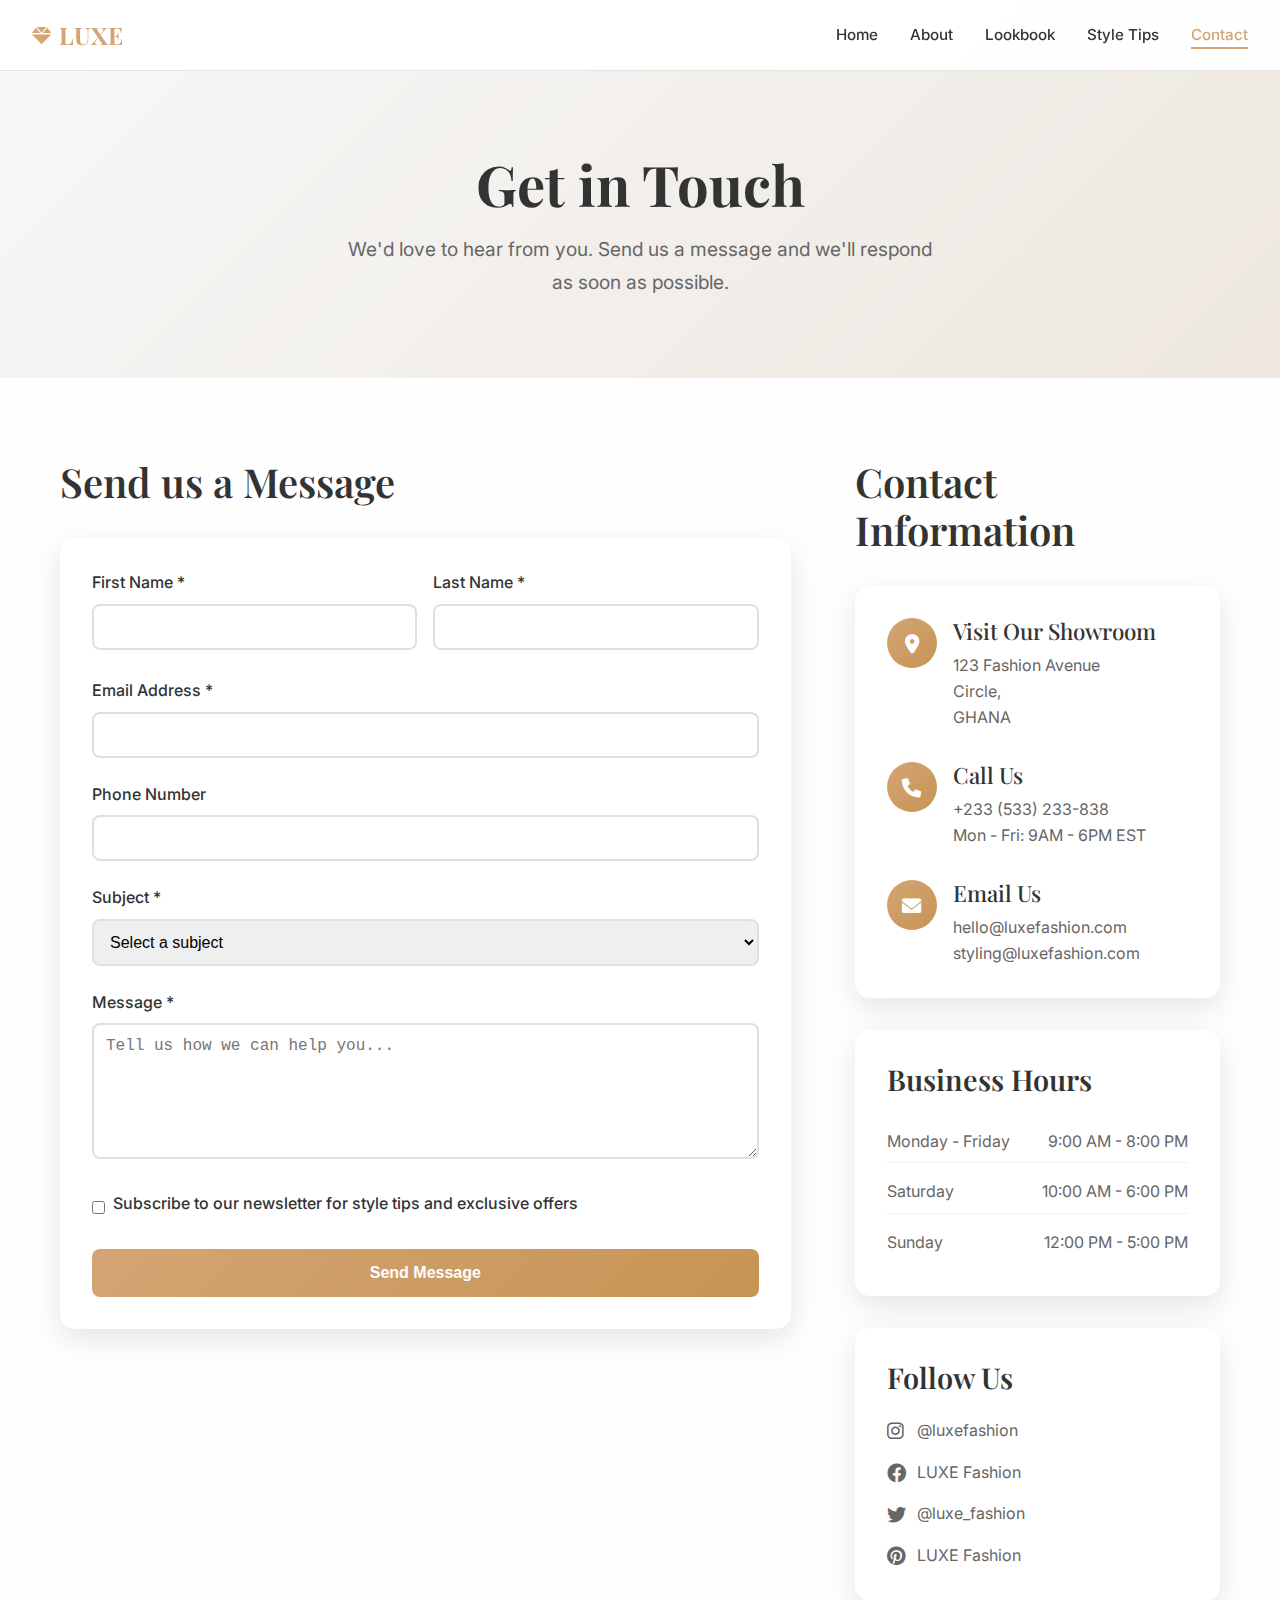
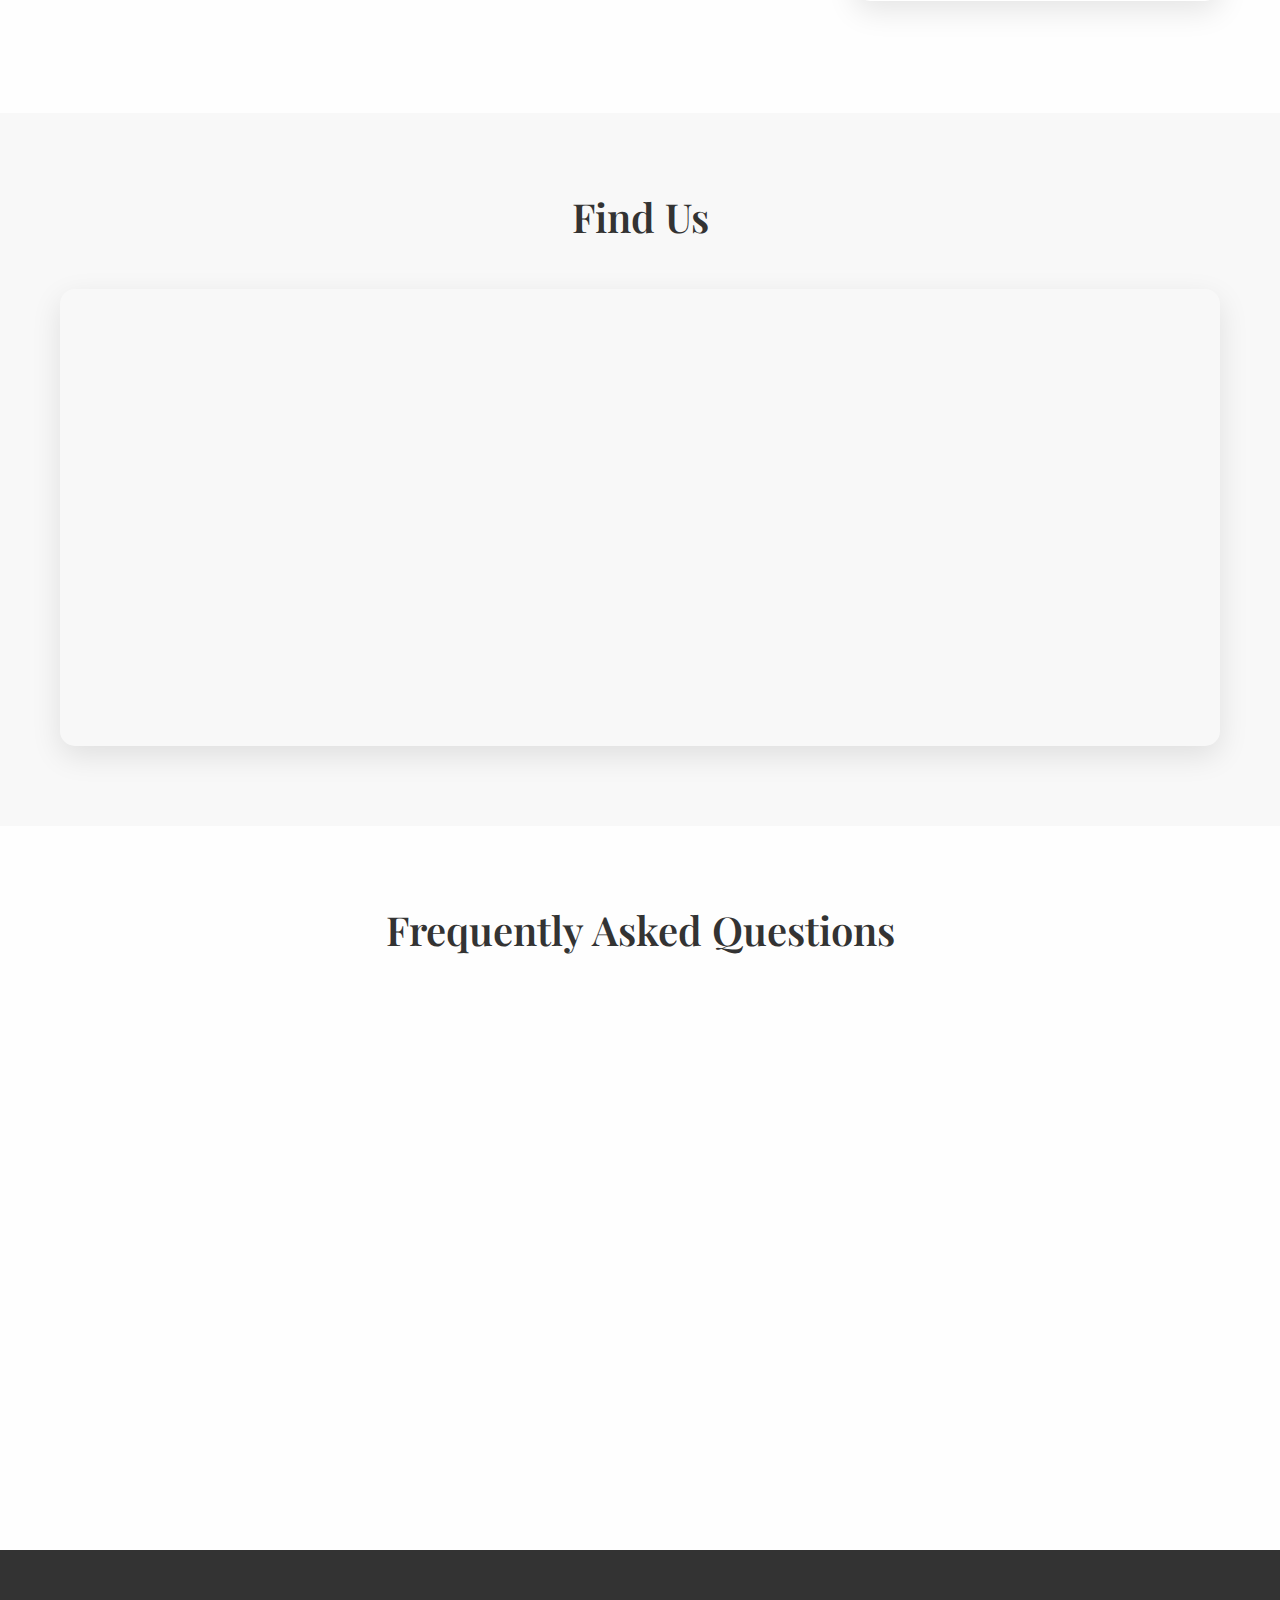
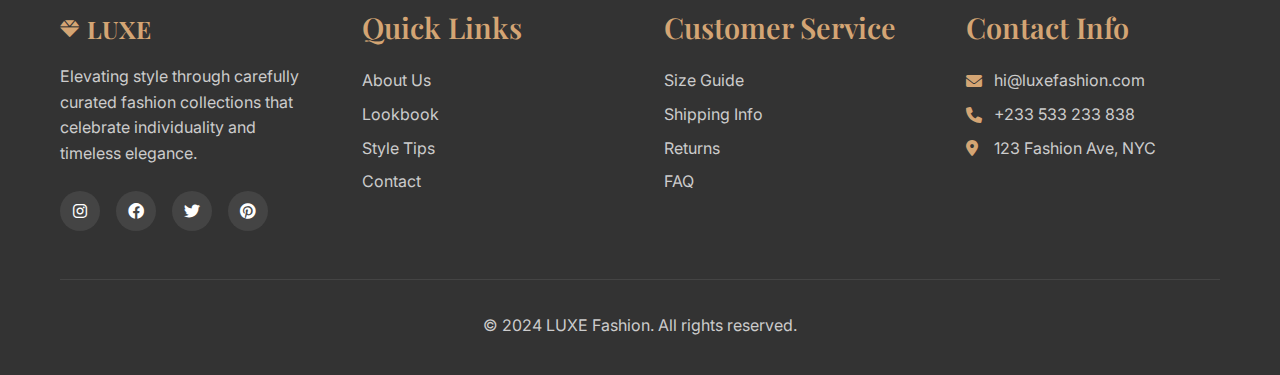
<file: contact.html>
<!DOCTYPE html>
<html lang="en">
<head>
    <meta charset="UTF-8">
    <meta name="viewport" content="width=device-width, initial-scale=1.0">
    <title>Contact - LUXE Fashion</title>
    <link rel="stylesheet" href="style.css">
    <link href="https://fonts.googleapis.com/css2?family=Playfair+Display:wght@400;600;700&family=Inter:wght@300;400;500;600&display=swap" rel="stylesheet">
    <link rel="stylesheet" href="https://cdnjs.cloudflare.com/ajax/libs/font-awesome/6.0.0/css/all.min.css">
</head>
<body>
    <!-- Navigation -->
    <nav class="navbar">
        <div class="nav-container">
            <div class="nav-logo">
                <i class="fas fa-gem"></i>
                <span>LUXE</span>
            </div>
            <ul class="nav-menu">
                <li><a href="index.html" class="nav-link">Home</a></li>
                <li><a href="about.html" class="nav-link">About</a></li>
                <li><a href="lookbook.html" class="nav-link">Lookbook</a></li>
                <li><a href="style-tips.html" class="nav-link">Style Tips</a></li>
                <li><a href="contact.html" class="nav-link active">Contact</a></li>
            </ul>
            <div class="hamburger">
                <span></span>
                <span></span>
                <span></span>
            </div>
        </div>
    </nav>

    <!-- Page Header -->
    <section class="page-header">
        <div class="container">
            <h1>Get in Touch</h1>
            <p>We'd love to hear from you. Send us a message and we'll respond as soon as possible.</p>
        </div>
    </section>

    <!-- Contact Content -->
    <section class="contact-content">
        <div class="container">
            <div class="contact-wrapper">
                <!-- Contact Form -->
                <div class="contact-form-section">
                    <h2>Send us a Message</h2>
                    <form class="contact-form" id="contactForm">
                        <div class="form-row">
                            <div class="form-group">
                                <label for="firstName">First Name *</label>
                                <input type="text" id="firstName" name="firstName" required>
                                <span class="error-message"></span>
                            </div>
                            <div class="form-group">
                                <label for="lastName">Last Name *</label>
                                <input type="text" id="lastName" name="lastName" required>
                                <span class="error-message"></span>
                            </div>
                        </div>
                        <div class="form-group">
                            <label for="email">Email Address *</label>
                            <input type="email" id="email" name="email" required>
                            <span class="error-message"></span>
                        </div>
                        <div class="form-group">
                            <label for="phone">Phone Number</label>
                            <input type="tel" id="phone" name="phone">
                        </div>
                        <div class="form-group">
                            <label for="subject">Subject *</label>
                            <select id="subject" name="subject" required>
                                <option value="">Select a subject</option>
                                <option value="general">General Inquiry</option>
                                <option value="styling">Personal Styling</option>
                                <option value="orders">Orders & Shipping</option>
                                <option value="returns">Returns & Exchanges</option>
                                <option value="collaboration">Brand Collaboration</option>
                                <option value="other">Other</option>
                            </select>
                            <span class="error-message"></span>
                        </div>
                        <div class="form-group">
                            <label for="message">Message *</label>
                            <textarea id="message" name="message" rows="6" required placeholder="Tell us how we can help you..."></textarea>
                            <span class="error-message"></span>
                        </div>
                        <div class="form-group checkbox-group">
                            <input type="checkbox" id="newsletter" name="newsletter">
                            <label for="newsletter">Subscribe to our newsletter for style tips and exclusive offers</label>
                        </div>
                        <button type="submit" class="submit-btn">
                            <span class="btn-text">Send Message</span>
                            <span class="btn-loader" style="display: none;">
                                <i class="fas fa-spinner"></i>
                            </span>
                        </button>
                    </form>
                </div>

                <!-- Contact Info -->
                <div class="contact-info-section">
                    <h2>Contact Information</h2>
                    <div class="contact-details">
                        <div class="contact-item">
                            <div class="contact-icon">
                                <i class="fas fa-map-marker-alt"></i>
                            </div>
                            <div class="contact-text">
                                <h4>Visit Our Showroom</h4>
                                <p>123 Fashion Avenue<br>Circle,<br>GHANA</p>
                            </div>
                        </div>
                        <div class="contact-item">
                            <div class="contact-icon">
                                <i class="fas fa-phone"></i>
                            </div>
                            <div class="contact-text">
                                <h4>Call Us</h4>
                                <p>+233 (533) 233-838<br>Mon - Fri: 9AM - 6PM EST</p>
                            </div>
                        </div>
                        <div class="contact-item">
                            <div class="contact-icon">
                                <i class="fas fa-envelope"></i>
                            </div>
                            <div class="contact-text">
                                <h4>Email Us</h4>
                                <p>hello@luxefashion.com<br>styling@luxefashion.com</p>
                            </div>
                        </div>
                    </div>

                    <!-- Business Hours -->
                    <div class="business-hours">
                        <h3>Business Hours</h3>
                        <div class="hours-list">
                            <div class="hours-item">
                                <span>Monday - Friday</span>
                                <span>9:00 AM - 8:00 PM</span>
                            </div>
                            <div class="hours-item">
                                <span>Saturday</span>
                                <span>10:00 AM - 6:00 PM</span>
                            </div>
                            <div class="hours-item">
                                <span>Sunday</span>
                                <span>12:00 PM - 5:00 PM</span>
                            </div>
                        </div>
                    </div>

                    <!-- Social Media -->
                    <div class="social-media">
                        <h3>Follow Us</h3>
                        <div class="social-links-large">
                            <a href="#" class="social-link">
                                <i class="fab fa-instagram"></i>
                                <span>@luxefashion</span>
                            </a>
                            <a href="#" class="social-link">
                                <i class="fab fa-facebook"></i>
                                <span>LUXE Fashion</span>
                            </a>
                            <a href="#" class="social-link">
                                <i class="fab fa-twitter"></i>
                                <span>@luxe_fashion</span>
                            </a>
                            <a href="#" class="social-link">
                                <i class="fab fa-pinterest"></i>
                                <span>LUXE Fashion</span>
                            </a>
                        </div>
                    </div>
                </div>
            </div>
        </div>
    </section>

    <!-- Map Section -->
    <section class="map-section">
        <div class="container">
            <h2>Find Us</h2>
            <div class="map-container">
           <iframe 
  src="https://www.google.com/maps/embed?pb=!1m18!1m12!1m3!1d3971.796547986408!2d-0.20828438523234634!3d5.560640535502634!2m3!1f0!2f0!3f0!3m2!1i1024!2i768!4f13.1!3m3!1m2!1s0xfdf9b2c567f87b3%3A0x8698992b39e9f6e2!2sAccra%2C%20Ghana!5e0!3m2!1sen!2sgh!4v1718792613005!5m2!1sen!2sgh" 
  width="600" 
  height="450" 
  style="border:0;" 
  allowfullscreen="" 
  loading="lazy" 
  referrerpolicy="no-referrer-when-downgrade">
</iframe>

            </div>
        </div>
    </section>

    <!-- FAQ Section -->
    <section class="faq-section">
        <div class="container">
            <h2 class="section-title">Frequently Asked Questions</h2>
            <div class="faq-grid">
                <div class="faq-item">
                    <div class="faq-question">
                        <i class="fas fa-question-circle"></i>
                        <h4>Do you offer personal styling services?</h4>
                    </div>
                    <p>Yes! Our expert stylists offer both virtual and in-person consultations to help you curate the perfect wardrobe.</p>
                </div>
                <div class="faq-item">
                    <div class="faq-question">
                        <i class="fas fa-truck"></i>
                        <h4>What are your shipping options?</h4>
                    </div>
                    <p>We offer standard (5-7 days), express (2-3 days), and overnight shipping. Free standard shipping on orders over $150.</p>
                </div>
                <div class="faq-item">
                    <div class="faq-question">
                        <i class="fas fa-undo"></i>
                        <h4>What is your return policy?</h4>
                    </div>
                    <p>We accept returns within 30 days of purchase for unworn items with original tags. See our full return policy for details.</p>
                </div>
                <div class="faq-item">
                    <div class="faq-question">
                        <i class="fas fa-ruler"></i>
                        <h4>How do I find my size?</h4>
                    </div>
                    <p>Check our detailed size guide on each product page, or contact our styling team for personalized sizing assistance.</p>
                </div>
            </div>
        </div>
    </section>

    <!-- Footer -->
    <footer class="footer">
        <div class="container">
            <div class="footer-content">
                <div class="footer-section">
                    <div class="footer-logo">
                        <i class="fas fa-gem"></i>
                        <span>LUXE</span>
                    </div>
                    <p>Elevating style through carefully curated fashion collections that celebrate individuality and timeless elegance.</p>
                    <div class="social-links">
                        <a href="#"><i class="fab fa-instagram"></i></a>
                        <a href="#"><i class="fab fa-facebook"></i></a>
                        <a href="#"><i class="fab fa-twitter"></i></a>
                        <a href="#"><i class="fab fa-pinterest"></i></a>
                    </div>
                </div>
                <div class="footer-section">
                    <h3>Quick Links</h3>
                    <ul>
                        <li><a href="about.html">About Us</a></li>
                        <li><a href="lookbook.html">Lookbook</a></li>
                        <li><a href="style-tips.html">Style Tips</a></li>
                        <li><a href="contact.html">Contact</a></li>
                    </ul>
                </div>
                <div class="footer-section">
                    <h3>Customer Service</h3>
                    <ul>
                        <li><a href="#">Size Guide</a></li>
                        <li><a href="#">Shipping Info</a></li>
                        <li><a href="#">Returns</a></li>
                        <li><a href="#">FAQ</a></li>
                    </ul>
                </div>
                <div class="footer-section">
                    <h3>Contact Info</h3>
                    <div class="contact-info">
                        <p><i class="fas fa-envelope"></i> hi@luxefashion.com</p>
                        <p><i class="fas fa-phone"></i> +233 533 233 838</p>
                        <p><i class="fas fa-map-marker-alt"></i> 123 Fashion Ave, NYC</p>
                    </div>
                </div>
            </div>
            <div class="footer-bottom">
                <p>&copy; 2024 LUXE Fashion. All rights reserved.</p>
            </div>
        </div>
    </footer>

    <!-- Back to Top Button -->
    <button class="back-to-top" id="backToTop">
        <i class="fas fa-chevron-up"></i>
    </button>

    <script src="script.js"></script>
</body>
</html>
</file>
<file: style.css>
/* Reset and Base Styles */
* {
    margin: 0;
    padding: 0;
    box-sizing: border-box;
}

html {
    scroll-behavior: smooth;
}

body {
    font-family: 'Inter', sans-serif;
    line-height: 1.6;
    color: #333;
    background-color: #fefefe;
}

.container {
    max-width: 1200px;
    margin: 0 auto;
    padding: 0 20px;
}

/* Typography */
h1, h2, h3, h4, h5, h6 {
    font-family: 'Playfair Display', serif;
    line-height: 1.2;
    margin-bottom: 1rem;
}

h1 {
    font-size: 3.5rem;
    font-weight: 700;
}

h2 {
    font-size: 2.5rem;
    font-weight: 600;
}

h3 {
    font-size: 1.8rem;
    font-weight: 600;
}

h4 {
    font-size: 1.4rem;
    font-weight: 500;
}

p {
    margin-bottom: 1rem;
    line-height: 1.7;
}

/* Navigation */
.navbar {
    position: fixed;
    top: 0;
    width: 100%;
    background: rgba(255, 255, 255, 0.95);
    backdrop-filter: blur(10px);
    border-bottom: 1px solid rgba(0, 0, 0, 0.1);
    z-index: 1000;
    transition: all 0.3s ease;
}

.nav-container {
    display: flex;
    justify-content: space-between;
    align-items: center;
    padding: 1rem 2rem;
    max-width: 1400px;
    margin: 0 auto;
}

.nav-logo {
    display: flex;
    align-items: center;
    font-family: 'Playfair Display', serif;
    font-size: 1.5rem;
    font-weight: 700;
    color: #d4a574;
}

.nav-logo i {
    margin-right: 0.5rem;
    font-size: 1.2rem;
}

.nav-menu {
    display: flex;
    list-style: none;
    margin: 0;
    padding: 0;
}

.nav-menu li {
    margin-left: 2rem;
}

.nav-link {
    text-decoration: none;
    color: #333;
    font-weight: 500;
    font-size: 0.95rem;
    transition: all 0.3s ease;
    position: relative;
}

.nav-link:hover,
.nav-link.active {
    color: #d4a574;
}

.nav-link::after {
    content: '';
    position: absolute;
    width: 0;
    height: 2px;
    bottom: -5px;
    left: 0;
    background-color: #d4a574;
    transition: width 0.3s ease;
}

.nav-link:hover::after,
.nav-link.active::after {
    width: 100%;
}

.hamburger {
    display: none;
    flex-direction: column;
    cursor: pointer;
}

.hamburger span {
    width: 25px;
    height: 3px;
    background: #333;
    margin: 3px 0;
    transition: 0.3s;
}

/* Hero Section */
.hero {
    position: relative;
    height: 100vh;
    overflow: hidden;
}

.slideshow-container {
    position: relative;
    width: 100%;
    height: 100%;
}

.slide {
    position: absolute;
    top: 0;
    left: 0;
    width: 100%;
    height: 100%;
    opacity: 0;
    transition: opacity 1s ease-in-out;
}

.slide.active {
    opacity: 1;
}

.slide img {
    width: 100%;
    height: 100%;
    object-fit: cover;
}

.slide-content {
    position: absolute;
    top: 50%;
    left: 50%;
    transform: translate(-50%, -50%);
    text-align: center;
    color: white;
    z-index: 2;
}

.slide-content::before {
    content: '';
    position: absolute;
    top: -50px;
    left: -50px;
    right: -50px;
    bottom: -50px;
    background: rgba(0, 0, 0, 0.4);
    border-radius: 10px;
    z-index: -1;
}

.slide-content h1 {
    font-size: 4rem;
    margin-bottom: 1rem;
    text-shadow: 2px 2px 4px rgba(0, 0, 0, 0.5);
}

.slide-content p {
    font-size: 1.2rem;
    margin-bottom: 2rem;
    text-shadow: 1px 1px 2px rgba(0, 0, 0, 0.5);
}

.cta-button {
    background: linear-gradient(135deg, #d4a574, #c79454);
    color: white;
    border: none;
    padding: 15px 30px;
    font-size: 1rem;
    font-weight: 600;
    border-radius: 30px;
    cursor: pointer;
    transition: all 0.3s ease;
    text-transform: uppercase;
    letter-spacing: 1px;
}

.cta-button:hover {
    transform: translateY(-2px);
    box-shadow: 0 10px 20px rgba(212, 165, 116, 0.3);
}

.slide-nav {
    position: absolute;
    top: 50%;
    width: 100%;
    display: flex;
    justify-content: space-between;
    padding: 0 2rem;
    z-index: 3;
}

.prev-btn,
.next-btn {
    background: rgba(255, 255, 255, 0.2);
    border: none;
    color: white;
    width: 50px;
    height: 50px;
    border-radius: 50%;
    cursor: pointer;
    font-size: 1.2rem;
    transition: all 0.3s ease;
    backdrop-filter: blur(10px);
}

.prev-btn:hover,
.next-btn:hover {
    background: rgba(255, 255, 255, 0.3);
    transform: scale(1.1);
}

.slide-indicators {
    position: absolute;
    bottom: 2rem;
    left: 50%;
    transform: translateX(-50%);
    display: flex;
    gap: 10px;
    z-index: 3;
}

.indicator {
    width: 12px;
    height: 12px;
    border-radius: 50%;
    background: rgba(255, 255, 255, 0.5);
    cursor: pointer;
    transition: all 0.3s ease;
}

.indicator.active {
    background: white;
    transform: scale(1.2);
}

/* Welcome Section */
.welcome {
    padding: 100px 0;
    background: #f8f8f8;
}

.welcome-content {
    text-align: center;
    max-width: 800px;
    margin: 0 auto;
}

.welcome-content h2 {
    color: #333;
    margin-bottom: 2rem;
}

.welcome-content p {
    font-size: 1.1rem;
    color: #666;
    margin-bottom: 1.5rem;
}

/* Featured Trends */
.featured-trends {
    padding: 100px 0;
}

.section-title {
    text-align: center;
    margin-bottom: 4rem;
    color: #333;
}

.trends-grid {
    display: grid;
    grid-template-columns: repeat(auto-fit, minmax(350px, 1fr));
    gap: 3rem;
    margin-top: 3rem;
}

.trend-card {
    background: white;
    border-radius: 15px;
    overflow: hidden;
    box-shadow: 0 10px 30px rgba(0, 0, 0, 0.1);
    transition: all 0.3s ease;
}

.trend-card:hover {
    transform: translateY(-10px);
    box-shadow: 0 20px 40px rgba(0, 0, 0, 0.15);
}

.trend-image {
    height: 300px;
    overflow: hidden;
}

.trend-image img {
    width: 100%;
    height: 100%;
    object-fit: cover;
    transition: transform 0.3s ease;
}

.trend-card:hover .trend-image img {
    transform: scale(1.05);
}

.trend-content {
    padding: 2rem;
}

.trend-content h3 {
    margin-bottom: 1rem;
    color: #333;
}

.trend-content p {
    color: #666;
    margin-bottom: 1.5rem;
}

.trend-link {
    color: #d4a574;
    text-decoration: none;
    font-weight: 600;
    transition: all 0.3s ease;
}

.trend-link:hover {
    color: #c79454;
    text-decoration: underline;
}

/* Newsletter */
.newsletter {
    background: linear-gradient(135deg, #d4a574, #c79454);
    padding: 80px 0;
    color: white;
}

.newsletter-content {
    text-align: center;
    max-width: 600px;
    margin: 0 auto;
}

.newsletter-content h2 {
    margin-bottom: 1rem;
}

.newsletter-content p {
    margin-bottom: 2rem;
    opacity: 0.9;
}

.newsletter-form {
    display: flex;
    gap: 1rem;
    max-width: 400px;
    margin: 0 auto;
}

.newsletter-form input {
    flex: 1;
    padding: 15px;
    border: none;
    border-radius: 25px;
    font-size: 1rem;
}

.newsletter-form button {
    background: white;
    color: #d4a574;
    border: none;
    padding: 15px 25px;
    border-radius: 25px;
    font-weight: 600;
    cursor: pointer;
    transition: all 0.3s ease;
}

.newsletter-form button:hover {
    background: #f0f0f0;
    transform: translateY(-2px);
}

/* Page Header */
.page-header {
    background: linear-gradient(135deg, #f8f8f8, #ede7df);
    padding: 150px 0 80px;
    text-align: center;
}

.page-header h1 {
    color: #333;
    margin-bottom: 1rem;
}

.page-header p {
    font-size: 1.2rem;
    color: #666;
    max-width: 600px;
    margin: 0 auto;
}

/* About Page Styles */
.about-content {
    padding: 80px 0;
}

.story-section,
.mission-section {
    margin-bottom: 80px;
}

.story-content,
.mission-content {
    display: grid;
    grid-template-columns: 1fr 1fr;
    gap: 4rem;
    align-items: center;
}

.story-text,
.mission-text {
    padding: 2rem;
}

.story-text h2,
.mission-text h2 {
    color: #333;
    margin-bottom: 2rem;
}

.story-text p,
.mission-text p {
    color: #666;
    margin-bottom: 1.5rem;
}

.story-image,
.mission-image {
    height: 500px;
    border-radius: 15px;
    overflow: hidden;
}

.story-image img,
.mission-image img {
    width: 100%;
    height: 100%;
    object-fit: cover;
}

.values-list {
    list-style: none;
    margin-top: 2rem;
}

.values-list li {
    display: flex;
    align-items: center;
    margin-bottom: 1rem;
    color: #666;
}

.values-list i {
    color: #d4a574;
    margin-right: 1rem;
    font-size: 1.1rem;
}

.team-section {
    margin-bottom: 80px;
}

.team-grid {
    display: grid;
    grid-template-columns: repeat(auto-fit, minmax(300px, 1fr));
    gap: 3rem;
    margin-top: 3rem;
}

.team-member {
    text-align: center;
    background: white;
    padding: 2rem;
    border-radius: 15px;
    box-shadow: 0 10px 30px rgba(0, 0, 0, 0.1);
    transition: all 0.3s ease;
}

.team-member:hover {
    transform: translateY(-5px);
}

.member-image {
    width: 200px;
    height: 200px;
    border-radius: 50%;
    overflow: hidden;
    margin: 0 auto 2rem;
}

.member-image img {
    width: 100%;
    height: 100%;
    object-fit: cover;
}

.member-info h3 {
    color: #333;
    margin-bottom: 0.5rem;
}

.member-role {
    color: #d4a574;
    font-weight: 600;
    margin-bottom: 1rem;
}

.member-info p {
    color: #666;
    font-size: 0.95rem;
}

.philosophy-section {
    background: #f8f8f8;
    padding: 60px 0;
    border-radius: 20px;
}

.philosophy-content {
    text-align: center;
}

.philosophy-content h2 {
    margin-bottom: 3rem;
}

.philosophy-grid {
    display: grid;
    grid-template-columns: repeat(auto-fit, minmax(250px, 1fr));
    gap: 2rem;
}

.philosophy-item {
    background: white;
    padding: 2rem;
    border-radius: 15px;
    text-align: center;
    transition: all 0.3s ease;
}

.philosophy-item:hover {
    transform: translateY(-5px);
    box-shadow: 0 10px 30px rgba(0, 0, 0, 0.1);
}

.philosophy-item i {
    font-size: 2.5rem;
    color: #d4a574;
    margin-bottom: 1rem;
}

.philosophy-item h3 {
    color: #333;
    margin-bottom: 1rem;
}

.philosophy-item p {
    color: #666;
    font-size: 0.95rem;
}

/* Lookbook Styles */
.filter-nav {
    background: #f8f8f8;
    padding: 2rem 0;
}

.filter-buttons {
    display: flex;
    justify-content: center;
    gap: 1rem;
    flex-wrap: wrap;
}

.filter-btn {
    background: transparent;
    border: 2px solid #d4a574;
    color: #d4a574;
    padding: 10px 20px;
    border-radius: 25px;
    cursor: pointer;
    font-weight: 500;
    transition: all 0.3s ease;
}

.filter-btn:hover,
.filter-btn.active {
    background: #d4a574;
    color: white;
}

.lookbook-gallery {
    padding: 80px 0;
}

.gallery-grid {
    display: grid;
    grid-template-columns: repeat(auto-fit, minmax(300px, 1fr));
    gap: 2rem;
}

.gallery-item {
    background: white;
    border-radius: 15px;
    overflow: hidden;
    box-shadow: 0 10px 30px rgba(0, 0, 0, 0.1);
    transition: all 0.3s ease;
}

.gallery-item:hover {
    transform: translateY(-5px);
}

.item-image {
    position: relative;
    height: 400px;
    overflow: hidden;
}

.item-image img {
    width: 100%;
    height: 100%;
    object-fit: cover;
    transition: transform 0.3s ease;
}

.item-overlay {
    position: absolute;
    top: 0;
    left: 0;
    right: 0;
    bottom: 0;
    background: rgba(0, 0, 0, 0.7);
    display: flex;
    align-items: center;
    justify-content: center;
    opacity: 0;
    transition: opacity 0.3s ease;
}

.gallery-item:hover .item-overlay {
    opacity: 1;
}

.gallery-item:hover .item-image img {
    transform: scale(1.1);
}

.view-btn {
    background: white;
    border: none;
    width: 60px;
    height: 60px;
    border-radius: 50%;
    cursor: pointer;
    font-size: 1.5rem;
    color: #333;
    transition: all 0.3s ease;
}

.view-btn:hover {
    transform: scale(1.1);
    background: #d4a574;
    color: white;
}

.item-info {
    padding: 1.5rem;
}

.item-info h3 {
    color: #333;
    margin-bottom: 0.5rem;
}

.item-info p {
    color: #666;
    margin-bottom: 1rem;
    font-size: 0.95rem;
}

.price {
    color: #d4a574;
    font-weight: 600;
    font-size: 1.1rem;
}

/* Lightbox */
.lightbox {
    display: none;
    position: fixed;
    z-index: 2000;
    left: 0;
    top: 0;
    width: 100%;
    height: 100%;
    background-color: rgba(0, 0, 0, 0.8);
}

.lightbox-content {
    position: relative;
    background-color: white;
    margin: 5% auto;
    padding: 2rem;
    width: 90%;
    max-width: 800px;
    border-radius: 15px;
    text-align: center;
}

.close-btn {
    position: absolute;
    top: 1rem;
    right: 1.5rem;
    color: #aaa;
    font-size: 2rem;
    font-weight: bold;
    cursor: pointer;
    transition: color 0.3s;
}

.close-btn:hover {
    color: #333;
}

#lightbox-img {
    max-width: 100%;
    max-height: 60vh;
    object-fit: contain;
    border-radius: 10px;
    margin-bottom: 2rem;
}

.lightbox-info h3 {
    color: #333;
    margin-bottom: 1rem;
}

.lightbox-info p {
    color: #666;
    margin-bottom: 1rem;
}

/* Style Tips Styles */
.style-tips-content {
    padding: 80px 0;
}

.featured-tip {
    margin-bottom: 80px;
    background: white;
    border-radius: 20px;
    overflow: hidden;
    box-shadow: 0 20px 40px rgba(0, 0, 0, 0.1);
}

.tip-content {
    display: grid;
    grid-template-columns: 1fr 1fr;
    align-items: center;
}

.tip-image {
    height: 500px;
    overflow: hidden;
}

.tip-image img {
    width: 100%;
    height: 100%;
    object-fit: cover;
}

.tip-text {
    padding: 3rem;
}

.tip-category {
    background: #d4a574;
    color: white;
    padding: 5px 15px;
    border-radius: 20px;
    font-size: 0.85rem;
    font-weight: 600;
    text-transform: uppercase;
    letter-spacing: 1px;
}

.tip-text h2 {
    margin: 1.5rem 0 1rem;
    color: #333;
}

.tip-text p {
    color: #666;
    margin-bottom: 2rem;
    line-height: 1.8;
}

.tip-highlights {
    display: flex;
    flex-direction: column;
    gap: 1rem;
}

.highlight {
    display: flex;
    align-items: center;
    color: #666;
}

.highlight i {
    color: #d4a574;
    margin-right: 1rem;
    font-size: 1.1rem;
}

.tips-grid {
    display: grid;
    grid-template-columns: repeat(auto-fit, minmax(350px, 1fr));
    gap: 2rem;
    margin-bottom: 80px;
}

.tip-card {
    background: white;
    border-radius: 15px;
    overflow: hidden;
    box-shadow: 0 10px 30px rgba(0, 0, 0, 0.1);
    transition: all 0.3s ease;
}

.tip-card:hover {
    transform: translateY(-5px);
}

.tip-card-image {
    position: relative;
    height: 250px;
    overflow: hidden;
}

.tip-card-image img {
    width: 100%;
    height: 100%;
    object-fit: cover;
    transition: transform 0.3s ease;
}

.tip-overlay {
    position: absolute;
    top: 50%;
    left: 50%;
    transform: translate(-50%, -50%);
    background: rgba(212, 165, 116, 0.9);
    width: 60px;
    height: 60px;
    border-radius: 50%;
    display: flex;
    align-items: center;
    justify-content: center;
    opacity: 0;
    transition: opacity 0.3s ease;
}

.tip-overlay i {
    color: white;
    font-size: 1.5rem;
}

.tip-card:hover .tip-overlay {
    opacity: 1;
}

.tip-card:hover .tip-card-image img {
    transform: scale(1.05);
}

.tip-card-content {
    padding: 1.5rem;
}

.tip-card-content .tip-category {
    font-size: 0.8rem;
}

.tip-card-content h3 {
    margin: 1rem 0;
    color: #333;
}

.tip-card-content p {
    color: #666;
    margin-bottom: 1.5rem;
    font-size: 0.95rem;
}

.tip-action {
    display: flex;
    align-items: center;
    color: #d4a574;
    font-weight: 500;
    font-size: 0.9rem;
}

.tip-action i {
    margin-right: 0.5rem;
}

.quick-tips {
    background: #f8f8f8;
    padding: 60px 0;
    border-radius: 20px;
}

.quick-tips h2 {
    text-align: center;
    margin-bottom: 3rem;
}

.quick-tips-grid {
    display: grid;
    grid-template-columns: repeat(auto-fit, minmax(300px, 1fr));
    gap: 2rem;
}

.quick-tip {
    background: white;
    padding: 2rem;
    border-radius: 15px;
    text-align: center;
    transition: all 0.3s ease;
}

.quick-tip:hover {
    transform: translateY(-5px);
    box-shadow: 0 10px 30px rgba(0, 0, 0, 0.1);
}

.tip-icon {
    width: 80px;
    height: 80px;
    background: linear-gradient(135deg, #d4a574, #c79454);
    border-radius: 50%;
    display: flex;
    align-items: center;
    justify-content: center;
    margin: 0 auto 1.5rem;
}

.tip-icon i {
    color: white;
    font-size: 2rem;
}

.quick-tip h4 {
    color: #333;
    margin-bottom: 1rem;
}

.quick-tip p {
    color: #666;
    font-size: 0.95rem;
}

/* Contact Page Styles */
.contact-content {
    padding: 80px 0;
}

.contact-wrapper {
    display: grid;
    grid-template-columns: 2fr 1fr;
    gap: 4rem;
}

.contact-form-section h2 {
    color: #333;
    margin-bottom: 2rem;
}

.contact-form {
    background: white;
    padding: 2rem;
    border-radius: 15px;
    box-shadow: 0 10px 30px rgba(0, 0, 0, 0.1);
}

.form-row {
    display: grid;
    grid-template-columns: 1fr 1fr;
    gap: 1rem;
}

.form-group {
    margin-bottom: 1.5rem;
}

.form-group label {
    display: block;
    margin-bottom: 0.5rem;
    color: #333;
    font-weight: 500;
}

.form-group input,
.form-group select,
.form-group textarea {
    width: 100%;
    padding: 12px;
    border: 2px solid #e0e0e0;
    border-radius: 8px;
    font-size: 1rem;
    transition: border-color 0.3s ease;
}

.form-group input:focus,
.form-group select:focus,
.form-group textarea:focus {
    outline: none;
    border-color: #d4a574;
}

.checkbox-group {
    display: flex;
    align-items: center;
}

.checkbox-group input {
    width: auto;
    margin-right: 0.5rem;
}

.submit-btn {
    background: linear-gradient(135deg, #d4a574, #c79454);
    color: white;
    border: none;
    padding: 15px 30px;
    border-radius: 8px;
    font-size: 1rem;
    font-weight: 600;
    cursor: pointer;
    transition: all 0.3s ease;
    width: 100%;
}

.submit-btn:hover {
    transform: translateY(-2px);
    box-shadow: 0 10px 20px rgba(212, 165, 116, 0.3);
}

.btn-loader {
    display: none;
}

.btn-loader i {
    animation: spin 1s linear infinite;
}

@keyframes spin {
    0% { transform: rotate(0deg); }
    100% { transform: rotate(360deg); }
}

.error-message {
    color: #e74c3c;
    font-size: 0.85rem;
    margin-top: 0.25rem;
    display: block;
}

.contact-info-section h2 {
    color: #333;
    margin-bottom: 2rem;
}

.contact-details {
    background: white;
    padding: 2rem;
    border-radius: 15px;
    box-shadow: 0 10px 30px rgba(0, 0, 0, 0.1);
    margin-bottom: 2rem;
}

.contact-item {
    display: flex;
    align-items: flex-start;
    margin-bottom: 2rem;
}

.contact-item:last-child {
    margin-bottom: 0;
}

.contact-icon {
    width: 50px;
    height: 50px;
    background: linear-gradient(135deg, #d4a574, #c79454);
    border-radius: 50%;
    display: flex;
    align-items: center;
    justify-content: center;
    margin-right: 1rem;
    flex-shrink: 0;
}

.contact-icon i {
    color: white;
    font-size: 1.2rem;
}

.contact-text h4 {
    color: #333;
    margin-bottom: 0.5rem;
}

.contact-text p {
    color: #666;
    margin: 0;
    line-height: 1.6;
}

.business-hours,
.social-media {
    background: white;
    padding: 2rem;
    border-radius: 15px;
    box-shadow: 0 10px 30px rgba(0, 0, 0, 0.1);
    margin-bottom: 2rem;
}

.business-hours h3,
.social-media h3 {
    color: #333;
    margin-bottom: 1.5rem;
}

.hours-list {
    display: flex;
    flex-direction: column;
    gap: 0.5rem;
}

.hours-item {
    display: flex;
    justify-content: space-between;
    color: #666;
    padding: 0.5rem 0;
    border-bottom: 1px solid #f0f0f0;
}

.hours-item:last-child {
    border-bottom: none;
}

.social-links-large {
    display: flex;
    flex-direction: column;
    gap: 1rem;
}

.social-link {
    display: flex;
    align-items: center;
    color: #666;
    text-decoration: none;
    transition: color 0.3s ease;
}

.social-link:hover {
    color: #d4a574;
}

.social-link i {
    width: 30px;
    font-size: 1.2rem;
}

.map-section {
    padding: 80px 0;
    background: #f8f8f8;
}

.map-section h2 {
    text-align: center;
    margin-bottom: 3rem;
    color: #333;
}

.map-container {
    border-radius: 15px;
    overflow: hidden;
    box-shadow: 0 10px 30px rgba(0, 0, 0, 0.1);
}

.faq-section {
    padding: 80px 0;
}

.faq-grid {
    display: grid;
    grid-template-columns: repeat(auto-fit, minmax(300px, 1fr));
    gap: 2rem;
    margin-top: 3rem;
}

.faq-item {
    background: white;
    padding: 2rem;
    border-radius: 15px;
    box-shadow: 0 10px 30px rgba(0, 0, 0, 0.1);
    transition: all 0.3s ease;
}

.faq-item:hover {
    transform: translateY(-5px);
}

.faq-question {
    display: flex;
    align-items: center;
    margin-bottom: 1rem;
}

.faq-question i {
    color: #d4a574;
    margin-right: 1rem;
    font-size: 1.5rem;
}

.faq-question h4 {
    color: #333;
    margin: 0;
}

.faq-item p {
    color: #666;
    margin: 0;
    line-height: 1.6;
}

/* Footer */
.footer {
    background: #333;
    color: white;
    padding: 60px 0 20px;
}

.footer-content {
    display: grid;
    grid-template-columns: repeat(auto-fit, minmax(250px, 1fr));
    gap: 3rem;
    margin-bottom: 3rem;
}

.footer-section h3 {
    margin-bottom: 1.5rem;
    color: #d4a574;
}

.footer-logo {
    display: flex;
    align-items: center;
    font-family: 'Playfair Display', serif;
    font-size: 1.5rem;
    font-weight: 700;
    color: #d4a574;
    margin-bottom: 1rem;
}

.footer-logo i {
    margin-right: 0.5rem;
    font-size: 1.2rem;
}

.footer-section p {
    color: #ccc;
    margin-bottom: 1.5rem;
    line-height: 1.6;
}

.footer-section ul {
    list-style: none;
}

.footer-section ul li {
    margin-bottom: 0.5rem;
}

.footer-section ul li a {
    color: #ccc;
    text-decoration: none;
    transition: color 0.3s ease;
}

.footer-section ul li a:hover {
    color: #d4a574;
}

.social-links {
    display: flex;
    gap: 1rem;
    margin-top: 1rem;
}

.social-links a {
    display: flex;
    align-items: center;
    justify-content: center;
    width: 40px;
    height: 40px;
    background: #444;
    color: white;
    border-radius: 50%;
    text-decoration: none;
    transition: all 0.3s ease;
}

.social-links a:hover {
    background: #d4a574;
    transform: translateY(-2px);
}

.contact-info p {
    display: flex;
    align-items: center;
    margin-bottom: 0.5rem;
    color: #ccc;
}

.contact-info i {
    margin-right: 0.5rem;
    width: 20px;
    color: #d4a574;
}

.footer-bottom {
    text-align: center;
    padding-top: 2rem;
    border-top: 1px solid #444;
    color: #ccc;
}

/* Back to Top Button */
.back-to-top {
    position: fixed;
    bottom: 30px;
    right: 30px;
    background: linear-gradient(135deg, #d4a574, #c79454);
    color: white;
    border: none;
    width: 50px;
    height: 50px;
    border-radius: 50%;
    cursor: pointer;
    font-size: 1.2rem;
    opacity: 0;
    visibility: hidden;
    transition: all 0.3s ease;
    z-index: 1000;
}

.back-to-top.visible {
    opacity: 1;
    visibility: visible;
}

.back-to-top:hover {
    transform: translateY(-3px);
    box-shadow: 0 10px 20px rgba(212, 165, 116, 0.3);
}

/* Responsive Design */
@media (max-width: 768px) {
    .hamburger {
        display: flex;
    }
    
    .nav-menu {
        position: fixed;
        left: -100%;
        top: 70px;
        flex-direction: column;
        background-color: rgba(255, 255, 255, 0.98);
        width: 100%;
        text-align: center;
        transition: 0.3s;
        box-shadow: 0 10px 27px rgba(0, 0, 0, 0.05);
        backdrop-filter: blur(10px);
        padding: 2rem 0;
    }
    
    .nav-menu.active {
        left: 0;
    }
    
    .nav-menu li {
        margin: 1rem 0;
    }
    
    .slide-content h1 {
        font-size: 2.5rem;
    }
    
    .slide-content p {
        font-size: 1rem;
    }
    
    .trends-grid {
        grid-template-columns: 1fr;
        gap: 2rem;
    }
    
    .newsletter-form {
        flex-direction: column;
    }
    
    .story-content,
    .mission-content {
        grid-template-columns: 1fr;
        gap: 2rem;
    }
    
    .tip-content {
        grid-template-columns: 1fr;
    }
    
    .tip-image {
        height: 300px;
    }
    
    .contact-wrapper {
        grid-template-columns: 1fr;
        gap: 2rem;
    }
    
    .form-row {
        grid-template-columns: 1fr;
    }
    
    .footer-content {
        grid-template-columns: 1fr;
        gap: 2rem;
    }
    
    h1 {
        font-size: 2.5rem;
    }
    
    h2 {
        font-size: 2rem;
    }
    
    .container {
        padding: 0 15px;
    }
}

@media (max-width: 480px) {
    .slide-content h1 {
        font-size: 2rem;
    }
    
    .cta-button {
        padding: 12px 24px;
        font-size: 0.9rem;
    }
    
    .trends-grid {
        grid-template-columns: 1fr;
    }
    
    .gallery-grid {
        grid-template-columns: 1fr;
    }
    
    .tips-grid {
        grid-template-columns: 1fr;
    }
    
    .quick-tips-grid {
        grid-template-columns: 1fr;
    }
    
    .faq-grid {
        grid-template-columns: 1fr;
    }
    
    .philosophy-grid {
        grid-template-columns: 1fr;
    }
    
    .team-grid {
        grid-template-columns: 1fr;
    }
}

/* Utility Classes */
.hidden {
    display: none !important;
}

.visible {
    display: block !important;
}

.text-center {
    text-align: center;
}

.mb-0 { margin-bottom: 0; }
.mb-1 { margin-bottom: 1rem; }
.mb-2 { margin-bottom: 2rem; }
.mb-3 { margin-bottom: 3rem; }

.mt-0 { margin-top: 0; }
.mt-1 { margin-top: 1rem; }
.mt-2 { margin-top: 2rem; }
.mt-3 { margin-top: 3rem; }
</file>
